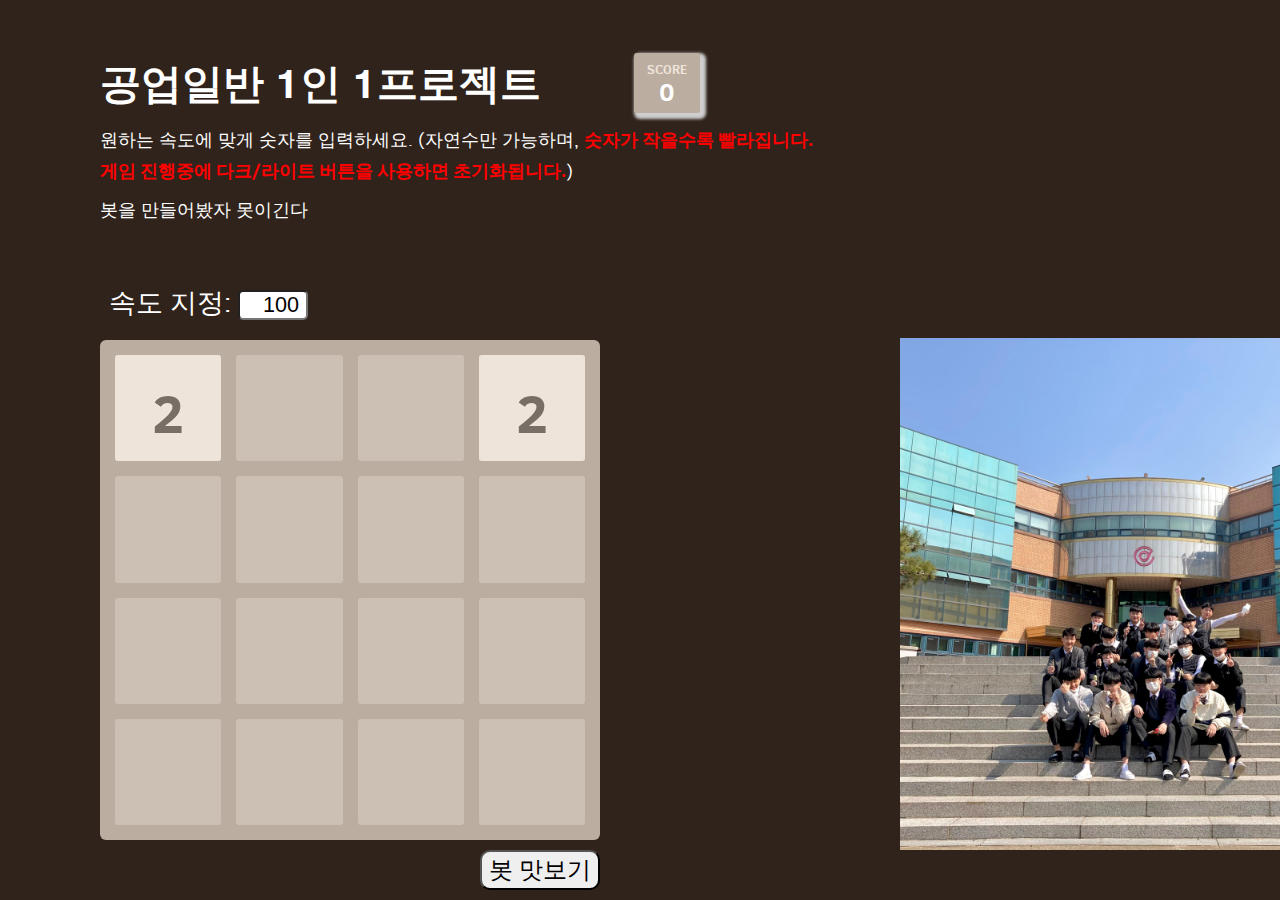
<file: index.html>
<!DOCTYPE html>
<html>

<head>
    <meta charset="utf-8">
    <title>공일 2048 봇</title>

    <link href="style/main.css" rel="stylesheet" type="text/css">
    <link href="style/ai.css" rel="stylesheet" type="text/css">
    <link rel="shortcut icon" href="favicon.ico">

    <meta name="HandheldFriendly" content="True">
    <meta name="MobileOptimized" content="320">
    <meta name="viewport" content="width=device-width, target-densitydpi=160dpi, initial-scale=1.0, maximum-scale=1, user-scalable=no">


</head>

<body>
    <div style="float: left; width: 100%; margin-top: -35px;">
        <div class="container" style="margin-left:100px ; width: 600px;">
            <div class="heading" style="height: 60px;">
                <h1 class="title" style="font-size:2.3rem; margin-top: 8px;">공업일반 1인 1프로젝트</h1>

                <div class="score-container" style="box-shadow: 3px 3px 3px 3px rgb(206, 206, 206);">0</div>
            </div>
            <p style="margin-top: 20px; width: 1000px;">원하는 속도에 맞게 숫자를 입력하세요. (자연수만 가능하며, <strong style="color: red;">숫자가 작을수록 빨라집니다. <br>게임 진행중에 다크/라이트 버튼을 사용하면 초기화됩니다.</strong>)</p>
            <p class="game-intro">봇을 만들어봤자 못이긴다</p>

            <div class='controls' style="margin-top:50px;margin-bottom:-30px ;">
                <div id='run-button-container'>
                    <span style="font-size: 1.5rem;"> 속도 지정: </span>
                    <input id="run-count" style="width: 70px; font-size: 1.2rem; text-align: right; height: 30px; border-radius: 5px; padding-right: 7px;" type="text" value="100">

                </div>

                <div id='hint-button-container'>
                    <button id='hint-button' class='ai-button'>Next move</button>
                </div>
                <div id='feedback-container'> </div>
            </div>


            <div class="game-container" style="">
                <div class="game-message">
                    <p></p>
                    <div class="lower">
                        <a class="retry-button">다시하기</a>
                        <div class="score-sharing"></div>
                    </div>
                </div>

                <div class="grid-container">
                    <div class="grid-row">
                        <div class="grid-cell"></div>
                        <div class="grid-cell"></div>
                        <div class="grid-cell"></div>
                        <div class="grid-cell"></div>

                    </div>
                    <div class="grid-row">
                        <div class="grid-cell"></div>
                        <div class="grid-cell"></div>
                        <div class="grid-cell"></div>
                        <div class="grid-cell"></div>
                    </div>
                    <div class="grid-row">
                        <div class="grid-cell"></div>
                        <div class="grid-cell"></div>
                        <div class="grid-cell"></div>
                        <div class="grid-cell"></div>
                    </div>
                    <div class="grid-row">
                        <div class="grid-cell"></div>
                        <div class="grid-cell"></div>
                        <div class="grid-cell"></div>
                        <div class="grid-cell"></div>
                    </div>
                </div>


                <div class="tile-container">
                    <div class="tile tile-2 tile-position-1-1"></div>
                    <div class="tile tile-2 tile-position-1-1"></div>
                    <div class="tile tile-2 tile-position-1-1"></div>
                    <div class="tile tile-2 tile-position-1-1"></div>
                    <div class="tile tile-2 tile-position-1-1"></div>
                    <div class="tile tile-2 tile-position-1-1"></div>
                    <div class="tile tile-2 tile-position-1-1"></div>
                    <div class="tile tile-2 tile-position-1-1"></div>
                    <div class="tile tile-2 tile-position-1-1"></div>
                    <div class="tile tile-2 tile-position-1-1"></div>
                    <div class="tile tile-2 tile-position-1-1"></div>
                    <div class="tile tile-2 tile-position-1-1"></div>
                    <div class="tile tile-2 tile-position-1-1"></div>
                    <div class="tile tile-2 tile-position-1-1"></div>
                    <div class="tile tile-2 tile-position-1-1"></div>
                    <div class="tile tile-2 tile-position-1-1"></div>

                </div>


            </div>
            <a style="color: #30231C;" href="index2.html">
                <div class="button-container-1" style="position: absolute; left: 1500px; bottom: 850px;">
                    <span class="mas" style="background-color: white; padding: 17%; position: absolute; bottom: 1px;">라이트 모드</span>
                    <button id='work' type="button" name="Hover" style="background-color: #30231C;">라이트 모드</button>
                </div>
            </a>
            <img src="img/f.jpeg" style="width: 40%; bottom: 50px; position:absolute; left: 900px;">
            <button id='run-button' class='ai-button' style="position: absolute; left: 480px; top: 850px;  border-radius: 10px; height: 40px;">봇 맛보기</button>


        </div>
    </div>

    <script src="js/animframe_polyfill.js "></script>
    <script src="js/hammer.min.js "></script>
    <script src="js/keyboard_input_manager.js "></script>
    <script src="js/html_actuator.js "></script>
    <script src="js/grid.js "></script>
    <script src="js/tile.js "></script>
    <script src="js/ai.js "></script>
    <script src="js/game_manager.js "></script>
    <script src="js/application.js "></script>

</body>

</html>
</file>
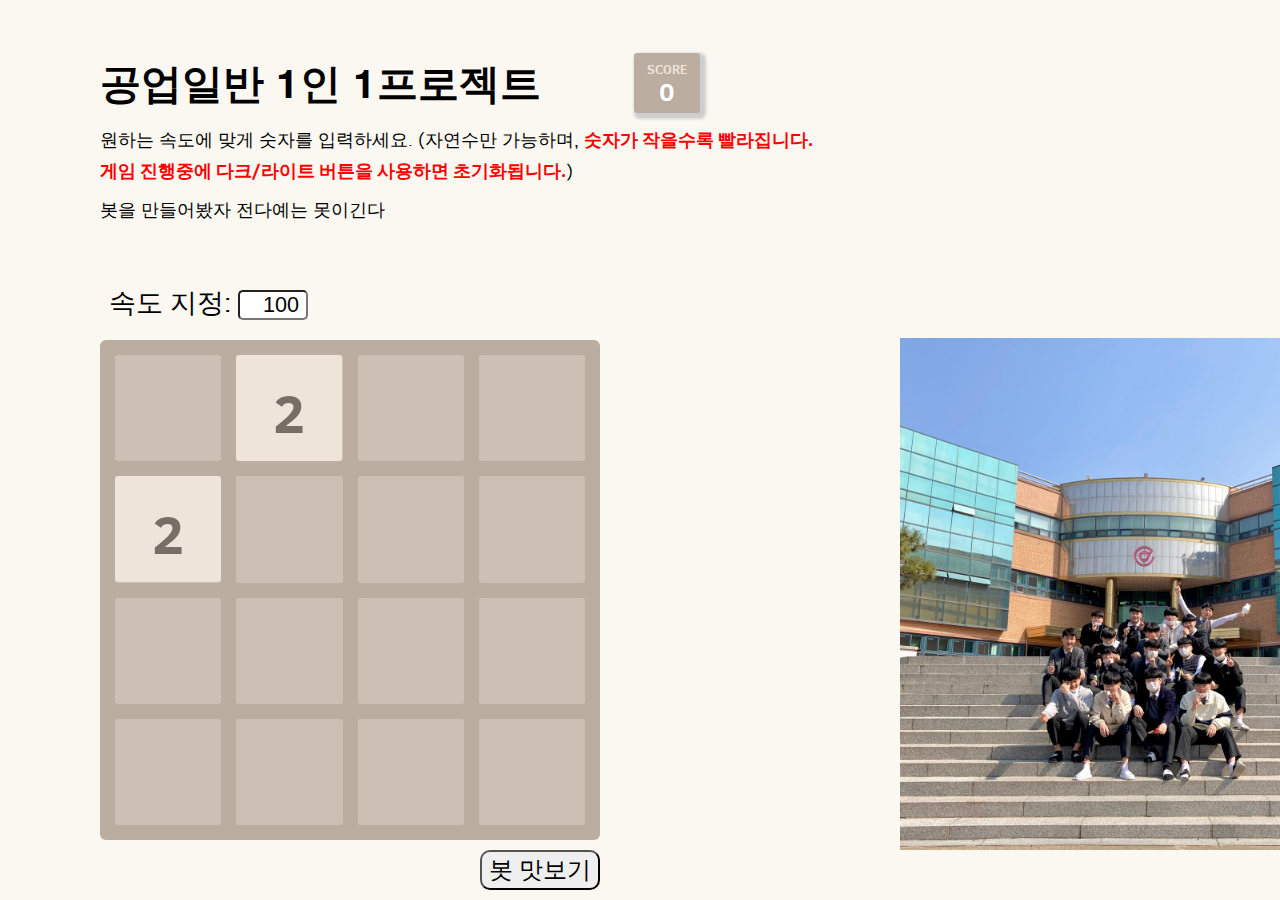
<file: index2.html>
<!DOCTYPE html>
<html>

<head>
    <meta charset="utf-8">
    <title>공일 2048 봇</title>

    <link href="style/main2.css" rel="stylesheet" type="text/css">
    <link href="style/ai.css" rel="stylesheet" type="text/css">
    <link rel="shortcut icon" href="favicon.ico">

    <meta name="HandheldFriendly" content="True">
    <meta name="MobileOptimized" content="320">
    <meta name="viewport" content="width=device-width, target-densitydpi=160dpi, initial-scale=1.0, maximum-scale=1, user-scalable=no">


</head>

<body>

    <div style="float: left; width: 100%; margin-top: -35px;">
        <div class="container" style="margin-left:100px ; width: 600px;">
            <div class="heading" style="height: 60px;">
                <h1 class="title" style="font-size:2.3rem; margin-top: 8px;">공업일반 1인 1프로젝트</h1>

                <div class="score-container" style="box-shadow: 3px 3px 3px 3px rgb(206, 206, 206);">0</div>
            </div>
            <p style="margin-top: 20px; width: 1000px;">원하는 속도에 맞게 숫자를 입력하세요. (자연수만 가능하며, <strong style="color: red;">숫자가 작을수록 빨라집니다. <br>게임 진행중에 다크/라이트 버튼을 사용하면 초기화됩니다.</strong>)</p>
            <p class="game-intro">봇을 만들어봤자 전다예는 못이긴다</p>

            <div class='controls' style="margin-top:50px;margin-bottom:-30px ;">
                <div id='run-button-container'>
                    <span style="font-size: 1.5rem;"> 속도 지정: </span>
                    <input id="run-count" style="width: 70px; font-size: 1.2rem; text-align: right; height: 30px; border-radius: 5px; padding-right: 7px;" type="text" value="100">

                </div>

                <div id='hint-button-container'>
                    <button id='hint-button' class='ai-button'>Next move</button>
                </div>
                <div id='feedback-container'> </div>
            </div>


            <div class="game-container" style="">
                <div class="game-message">
                    <p></p>
                    <div class="lower">
                        <a class="retry-button">다시하기</a>
                        <div class="score-sharing"></div>
                    </div>
                </div>

                <div class="grid-container">
                    <div class="grid-row">
                        <div class="grid-cell"></div>
                        <div class="grid-cell"></div>
                        <div class="grid-cell"></div>
                        <div class="grid-cell"></div>

                    </div>
                    <div class="grid-row">
                        <div class="grid-cell"></div>
                        <div class="grid-cell"></div>
                        <div class="grid-cell"></div>
                        <div class="grid-cell"></div>
                    </div>
                    <div class="grid-row">
                        <div class="grid-cell"></div>
                        <div class="grid-cell"></div>
                        <div class="grid-cell"></div>
                        <div class="grid-cell"></div>
                    </div>
                    <div class="grid-row">
                        <div class="grid-cell"></div>
                        <div class="grid-cell"></div>
                        <div class="grid-cell"></div>
                        <div class="grid-cell"></div>
                    </div>
                </div>


                <div class="tile-container">
                    <div class="tile tile-2 tile-position-1-1"></div>
                    <div class="tile tile-2 tile-position-1-1"></div>
                    <div class="tile tile-2 tile-position-1-1"></div>
                    <div class="tile tile-2 tile-position-1-1"></div>
                    <div class="tile tile-2 tile-position-1-1"></div>
                    <div class="tile tile-2 tile-position-1-1"></div>
                    <div class="tile tile-2 tile-position-1-1"></div>
                    <div class="tile tile-2 tile-position-1-1"></div>
                    <div class="tile tile-2 tile-position-1-1"></div>
                    <div class="tile tile-2 tile-position-1-1"></div>
                    <div class="tile tile-2 tile-position-1-1"></div>
                    <div class="tile tile-2 tile-position-1-1"></div>
                    <div class="tile tile-2 tile-position-1-1"></div>
                    <div class="tile tile-2 tile-position-1-1"></div>
                    <div class="tile tile-2 tile-position-1-1"></div>
                    <div class="tile tile-2 tile-position-1-1"></div>

                </div>


            </div>
            <a href="index.html" style="color: #FAF8F0;;">
                <div class="button-container-1" style="position: absolute; left: 1500px; bottom: 850px;">
                    <span class="mas" style="background-color: #30231C; padding: 17%; position: absolute; bottom: 1px; color :#FAF8F0;">다크 모드</span>
                    <button id='work' type="button" name="Hover" style="background-color: #FAF8F0; color: black;">다크 모드</button>
                </div>
            </a>
            <img src="img/f.jpeg" style="width: 40%; bottom: 50px; position:absolute; left: 900px;">
            <button id='run-button' class='ai-button' style="position: absolute; left: 480px; top: 850px;  border-radius: 10px; height: 40px;">봇 맛보기</button>


        </div>
    </div>

    <script src="js/animframe_polyfill.js "></script>
    <script src="js/hammer.min.js "></script>
    <script src="js/keyboard_input_manager.js "></script>
    <script src="js/html_actuator.js "></script>
    <script src="js/grid.js "></script>
    <script src="js/tile.js "></script>
    <script src="js/ai.js "></script>
    <script src="js/game_manager.js "></script>
    <script src="js/application.js "></script>

</body>

</html>
</file>
<file: style/main.css>
@import url(fonts/clear-sans.css);
html,
body {
    margin: 0;
    padding: 0;
    background: #30231C;
    color: #ffffff;
    font-family: "Clear Sans", "Helvetica Neue", Arial, sans-serif;
    font-size: 18px;
}

body {
    margin: 80px 0;
}

body {
    background-color: #FAF8F0;
}

.heading:after {
    content: "";
    display: block;
    clear: both;
}

h1.title {
    font-size: 80px;
    font-weight: bold;
    margin: 0;
    display: block;
    float: left;
}

@-webkit-keyframes move-up {
    0% {
        top: 25px;
        opacity: 1;
    }
    100% {
        top: -50px;
        opacity: 0;
    }
}

@-moz-keyframes move-up {
    0% {
        top: 25px;
        opacity: 1;
    }
    100% {
        top: -50px;
        opacity: 0;
    }
}

@keyframes move-up {
    0% {
        top: 25px;
        opacity: 1;
    }
    100% {
        top: -50px;
        opacity: 0;
    }
}

.score-container {
    position: relative;
    float: right;
    background: #bbada0;
    padding: 15px 25px;
    font-size: 25px;
    height: 60px;
    line-height: 47px;
    font-weight: bold;
    border-radius: 3px;
    color: white;
    margin-top: 8px;
}

.score-container:after {
    position: absolute;
    width: 100%;
    top: 10px;
    left: 0;
    content: "Score";
    text-transform: uppercase;
    font-size: 13px;
    line-height: 13px;
    text-align: center;
    color: #eee4da;
}

.score-container .score-addition {
    position: absolute;
    right: 30px;
    color: red;
    font-size: 25px;
    line-height: 25px;
    font-weight: bold;
    color: rgba(119, 110, 101, 0.9);
    z-index: 100;
    -webkit-animation: move-up 600ms ease-in;
    -moz-animation: move-up 600ms ease-in;
    -webkit-animation-fill-mode: both;
    -moz-animation-fill-mode: both;
}

p {
    margin-top: 0;
    margin-bottom: 10px;
    line-height: 1.65;
}

a {
    color: #776e65;
    font-weight: bold;
    text-decoration: underline;
    cursor: pointer;
}

strong.important {
    text-transform: uppercase;
}

hr {
    border: none;
    border-bottom: 1px solid #d8d4d0;
    margin-top: 20px;
    margin-bottom: 30px;
}

.container {
    width: 500px;
    margin: 0 auto;
}

@-webkit-keyframes fade-in {
    0% {
        opacity: 0;
    }
    100% {
        opacity: 1;
    }
}

@-moz-keyframes fade-in {
    0% {
        opacity: 0;
    }
    100% {
        opacity: 1;
    }
}

@keyframes fade-in {
    0% {
        opacity: 0;
    }
    100% {
        opacity: 1;
    }
}

.game-container {
    margin-top: 40px;
    position: relative;
    padding: 15px;
    cursor: default;
    -webkit-touch-callout: none;
    -webkit-user-select: none;
    -moz-user-select: none;
    background: #bbada0;
    border-radius: 6px;
    width: 500px;
    height: 500px;
    -webkit-box-sizing: border-box;
    -moz-box-sizing: border-box;
    box-sizing: border-box;
}

.game-container .game-message {
    display: none;
    position: absolute;
    top: 0;
    right: 0;
    bottom: 0;
    left: 0;
    background: rgba(238, 228, 218, 0.5);
    z-index: 100;
    text-align: center;
    -webkit-animation: fade-in 800ms ease 1200ms;
    -moz-animation: fade-in 800ms ease 1200ms;
    -webkit-animation-fill-mode: both;
    -moz-animation-fill-mode: both;
}

.game-container .game-message p {
    font-size: 60px;
    font-weight: bold;
    height: 60px;
    line-height: 60px;
    margin-top: 222px;
}

.game-container .game-message .lower {
    display: block;
    margin-top: 59px;
}

.game-container .game-message a {
    display: inline-block;
    background: #8f7a66;
    border-radius: 3px;
    padding: 0 20px;
    text-decoration: none;
    color: #f9f6f2;
    height: 40px;
    line-height: 42px;
    margin-left: 9px;
}

.game-container .game-message .score-sharing {
    display: inline-block;
    vertical-align: middle;
    margin-left: 10px;
}

.game-container .game-message.game-won {
    background: rgba(237, 194, 46, 0.5);
    color: #f9f6f2;
}

.game-container .game-message.game-won,
.game-container .game-message.game-over {
    display: block;
}

.grid-container {
    position: absolute;
    z-index: 1;
}

.grid-row {
    margin-bottom: 15px;
}

.grid-row:last-child {
    margin-bottom: 0;
}

.grid-row:after {
    content: "";
    display: block;
    clear: both;
}

.grid-cell {
    width: 106.25px;
    height: 106.25px;
    margin-right: 15px;
    float: left;
    border-radius: 3px;
    background: rgba(238, 228, 218, 0.35);
}

.grid-cell:last-child {
    margin-right: 0;
}

.tile-container {
    position: absolute;
    z-index: 2;
}

.tile {
    width: 106.25px;
    height: 106.25px;
    line-height: 116.25px;
}

.tile.tile-position-1-1 {
    position: absolute;
    left: 0px;
    top: 0px;
}

.tile.tile-position-1-2 {
    position: absolute;
    left: 0px;
    top: 121px;
}

.tile.tile-position-1-3 {
    position: absolute;
    left: 0px;
    top: 243px;
}

.tile.tile-position-1-4 {
    position: absolute;
    left: 0px;
    top: 364px;
}

.tile.tile-position-2-1 {
    position: absolute;
    left: 121px;
    top: 0px;
}

.tile.tile-position-2-2 {
    position: absolute;
    left: 121px;
    top: 121px;
}

.tile.tile-position-2-3 {
    position: absolute;
    left: 121px;
    top: 243px;
}

.tile.tile-position-2-4 {
    position: absolute;
    left: 121px;
    top: 364px;
}

.tile.tile-position-3-1 {
    position: absolute;
    left: 243px;
    top: 0px;
}

.tile.tile-position-3-2 {
    position: absolute;
    left: 243px;
    top: 121px;
}

.tile.tile-position-3-3 {
    position: absolute;
    left: 243px;
    top: 243px;
}

.tile.tile-position-3-4 {
    position: absolute;
    left: 243px;
    top: 364px;
}

.tile.tile-position-4-1 {
    position: absolute;
    left: 364px;
    top: 0px;
}

.tile.tile-position-4-2 {
    position: absolute;
    left: 364px;
    top: 121px;
}

.tile.tile-position-4-3 {
    position: absolute;
    left: 364px;
    top: 243px;
}

.tile.tile-position-4-4 {
    position: absolute;
    left: 364px;
    top: 364px;
}

.tile {
    border-radius: 3px;
    background: #eee4da;
    text-align: center;
    font-weight: bold;
    z-index: 10;
    font-size: 55px;
    -webkit-transition: 100ms ease-in-out;
    -moz-transition: 100ms ease-in-out;
    -webkit-transition-property: top, left;
    -moz-transition-property: top, left;
}

.tile.tile-2 {
    background: #eee4da;
    color: #776e65 !important;
    box-shadow: 0 0 30px 10px rgba(243, 215, 116, 0), inset 0 0 0 1px rgba(255, 255, 255, 0);
}

.tile.tile-4 {
    background: #ede0c8;
    color: #776e65 !important;
    box-shadow: 0 0 30px 10px rgba(243, 215, 116, 0), inset 0 0 0 1px rgba(255, 255, 255, 0);
}

.tile.tile-8 {
    color: #f9f6f2;
    background: #f2b179;
}

.tile.tile-16 {
    color: #f9f6f2;
    background: #f59563;
}

.tile.tile-32 {
    color: #f9f6f2;
    background: #f67c5f;
}

.tile.tile-64 {
    color: #f9f6f2;
    background: #f65e3b;
}

.tile.tile-128 {
    color: #f9f6f2;
    background: #edcf72;
    box-shadow: 0 0 30px 10px rgba(243, 215, 116, 0.2381), inset 0 0 0 1px rgba(255, 255, 255, 0.14286);
    font-size: 45px;
}

@media screen and (max-width: 480px) {
    .tile.tile-128 {
        font-size: 25px;
    }
}

.tile.tile-256 {
    color: #f9f6f2;
    background: #edcc61;
    box-shadow: 0 0 30px 10px rgba(243, 215, 116, 0.31746), inset 0 0 0 1px rgba(255, 255, 255, 0.19048);
    font-size: 45px;
}

@media screen and (max-width: 480px) {
    .tile.tile-256 {
        font-size: 25px;
    }
}

.tile.tile-512 {
    color: #f9f6f2;
    background: #edc850;
    box-shadow: 0 0 30px 10px rgba(243, 215, 116, 0.39683), inset 0 0 0 1px rgba(255, 255, 255, 0.2381);
    font-size: 45px;
}

@media screen and (max-width: 480px) {
    .tile.tile-512 {
        font-size: 25px;
    }
}

.tile.tile-1024 {
    color: #f9f6f2;
    background: #edc53f;
    box-shadow: 0 0 30px 10px rgba(243, 215, 116, 0.47619), inset 0 0 0 1px rgba(255, 255, 255, 0.28571);
    font-size: 35px;
}

@media screen and (max-width: 480px) {
    .tile.tile-1024 {
        font-size: 15px;
    }
}

.tile.tile-2048 {
    color: #f9f6f2;
    background: #edc22e;
    box-shadow: 0 0 30px 10px rgba(243, 215, 116, 0.55556), inset 0 0 0 1px rgba(255, 255, 255, 0.33333);
    font-size: 35px;
}

@media screen and (max-width: 480px) {
    .tile.tile-2048 {
        font-size: 15px;
    }
}

.tile.tile-8192 {
    color: #f9f6f2;
    background: black;
    box-shadow: 0 0 30px 10px rgba(243, 215, 116, 0.55556), inset 0 0 0 1px rgba(255, 255, 255, 0.33333);
    font-size: 35px;
}

@media screen and (max-width: 480px) {
    .tile.tile-2048 {
        font-size: 15px;
    }
}

@-webkit-keyframes appear {
    0% {
        opacity: 0;
        -webkit-transform: scale(0);
        -moz-transform: scale(0);
    }
    100% {
        opacity: 1;
        -webkit-transform: scale(1);
        -moz-transform: scale(1);
    }
}

@-moz-keyframes appear {
    0% {
        opacity: 0;
        -webkit-transform: scale(0);
        -moz-transform: scale(0);
    }
    100% {
        opacity: 1;
        -webkit-transform: scale(1);
        -moz-transform: scale(1);
    }
}

@keyframes appear {
    0% {
        opacity: 0;
        -webkit-transform: scale(0);
        -moz-transform: scale(0);
    }
    100% {
        opacity: 1;
        -webkit-transform: scale(1);
        -moz-transform: scale(1);
    }
}

.tile-new {
    -webkit-animation: appear 200ms ease 100ms;
    -moz-animation: appear 200ms ease 100ms;
    -webkit-animation-fill-mode: both;
    -moz-animation-fill-mode: both;
}

@-webkit-keyframes pop {
    0% {
        -webkit-transform: scale(0);
        -moz-transform: scale(0);
    }
    50% {
        -webkit-transform: scale(1.2);
        -moz-transform: scale(1.2);
    }
    100% {
        -webkit-transform: scale(1);
        -moz-transform: scale(1);
    }
}

@-moz-keyframes pop {
    0% {
        -webkit-transform: scale(0);
        -moz-transform: scale(0);
    }
    50% {
        -webkit-transform: scale(1.2);
        -moz-transform: scale(1.2);
    }
    100% {
        -webkit-transform: scale(1);
        -moz-transform: scale(1);
    }
}

@keyframes pop {
    0% {
        -webkit-transform: scale(0);
        -moz-transform: scale(0);
    }
    50% {
        -webkit-transform: scale(1.2);
        -moz-transform: scale(1.2);
    }
    100% {
        -webkit-transform: scale(1);
        -moz-transform: scale(1);
    }
}

.tile-merged {
    z-index: 20;
    -webkit-animation: pop 200ms ease 100ms;
    -moz-animation: pop 200ms ease 100ms;
    -webkit-animation-fill-mode: both;
    -moz-animation-fill-mode: both;
}

.game-intro {
    margin-bottom: 0;
}

.game-explanation {
    margin-top: 50px;
}

.sharing {
    margin-top: 20px;
    text-align: center;
}

.sharing>iframe,
.sharing span {
    display: inline-block;
    vertical-align: middle;
}

@media screen and (max-width: 480px) {
    html,
    body {
        font-size: 15px;
    }
    body {
        margin: 20px 0;
        padding: 0 20px;
    }
    h1.title {
        font-size: 50px;
    }
    .container {
        width: 280px;
        margin: 0 auto;
    }
    .score-container {
        margin-top: 0;
    }
    .heading {
        margin-bottom: 10px;
    }
    .game-container {
        margin-top: 40px;
        position: relative;
        padding: 10px;
        cursor: default;
        -webkit-touch-callout: none;
        -webkit-user-select: none;
        -moz-user-select: none;
        background: #bbada0;
        border-radius: 6px;
        width: 280px;
        height: 280px;
        -webkit-box-sizing: border-box;
        -moz-box-sizing: border-box;
        box-sizing: border-box;
    }
    .game-container .game-message {
        display: none;
        position: absolute;
        top: 0;
        right: 0;
        bottom: 0;
        left: 0;
        background: rgba(238, 228, 218, 0.5);
        z-index: 100;
        text-align: center;
        -webkit-animation: fade-in 800ms ease 1200ms;
        -moz-animation: fade-in 800ms ease 1200ms;
        -webkit-animation-fill-mode: both;
        -moz-animation-fill-mode: both;
    }
    .game-container .game-message p {
        font-size: 60px;
        font-weight: bold;
        height: 60px;
        line-height: 60px;
        margin-top: 222px;
    }
    .game-container .game-message .lower {
        display: block;
        margin-top: 59px;
    }
    .game-container .game-message a {
        display: inline-block;
        background: #8f7a66;
        border-radius: 3px;
        padding: 0 20px;
        text-decoration: none;
        color: #f9f6f2;
        height: 40px;
        line-height: 42px;
        margin-left: 9px;
    }
    .game-container .game-message .score-sharing {
        display: inline-block;
        vertical-align: middle;
        margin-left: 10px;
    }
    .game-container .game-message.game-won {
        background: rgba(237, 194, 46, 0.5);
        color: #f9f6f2;
    }
    .game-container .game-message.game-won,
    .game-container .game-message.game-over {
        display: block;
    }
    .grid-container {
        position: absolute;
        z-index: 1;
    }
    .grid-row {
        margin-bottom: 10px;
    }
    .grid-row:last-child {
        margin-bottom: 0;
    }
    .grid-row:after {
        content: "";
        display: block;
        clear: both;
    }
    .grid-cell {
        width: 57.5px;
        height: 57.5px;
        margin-right: 10px;
        float: left;
        border-radius: 3px;
        background: rgba(238, 228, 218, 0.35);
    }
    .grid-cell:last-child {
        margin-right: 0;
    }
    .tile-container {
        position: absolute;
        z-index: 2;
    }
    .tile {
        width: 57.5px;
        height: 57.5px;
        line-height: 67.5px;
    }
    .tile.tile-position-1-1 {
        position: absolute;
        left: 0px;
        top: 0px;
    }
    .tile.tile-position-1-2 {
        position: absolute;
        left: 0px;
        top: 68px;
    }
    .tile.tile-position-1-3 {
        position: absolute;
        left: 0px;
        top: 135px;
    }
    .tile.tile-position-1-4 {
        position: absolute;
        left: 0px;
        top: 203px;
    }
    .tile.tile-position-1-5 {
        position: absolute;
        left: 0px;
        top: 203px;
    }
    .tile.tile-position-2-1 {
        position: absolute;
        left: 68px;
        top: 0px;
    }
    .tile.tile-position-2-2 {
        position: absolute;
        left: 68px;
        top: 68px;
    }
    .tile.tile-position-2-3 {
        position: absolute;
        left: 68px;
        top: 135px;
    }
    .tile.tile-position-2-4 {
        position: absolute;
        left: 68px;
        top: 203px;
    }
    .tile.tile-position-2-5 {
        position: absolute;
        left: 68px;
        top: 203px;
    }
    .tile.tile-position-3-1 {
        position: absolute;
        left: 135px;
        top: 0px;
    }
    .tile.tile-position-3-2 {
        position: absolute;
        left: 135px;
        top: 68px;
    }
    .tile.tile-position-3-3 {
        position: absolute;
        left: 135px;
        top: 135px;
    }
    .tile.tile-position-3-4 {
        position: absolute;
        left: 135px;
        top: 203px;
    }
    .tile.tile-position-3-5 {
        position: absolute;
        left: 135px;
        top: 203px;
    }
    .tile.tile-position-4-1 {
        position: absolute;
        left: 203px;
        top: 0px;
    }
    .tile.tile-position-4-2 {
        position: absolute;
        left: 203px;
        top: 68px;
    }
    .tile.tile-position-4-3 {
        position: absolute;
        left: 203px;
        top: 135px;
    }
    .tile.tile-position-4-4 {
        position: absolute;
        left: 203px;
        top: 203px;
    }
    .tile.tile-position-4-5 {
        position: absolute;
        left: 203px;
        top: 203px;
    }
    .tile.tile-position-5-1 {
        position: absolute;
        left: 203px;
        top: 0px;
    }
    .tile.tile-position-5-2 {
        position: absolute;
        left: 203px;
        top: 68px;
    }
    .tile.tile-position-5-3 {
        position: absolute;
        left: 203px;
        top: 135px;
    }
    .tile.tile-position-5-4 {
        position: absolute;
        left: 203px;
        top: 203px;
    }
    .tile.tile-position-5-5 {
        position: absolute;
        left: 203px;
        top: 203px;
    }
    .game-container {
        margin-top: 20px;
    }
    .tile {
        font-size: 35px;
    }
    .game-message p {
        font-size: 30px !important;
        height: 30px !important;
        line-height: 30px !important;
        margin-top: 90px !important;
    }
    .game-message .lower {
        margin-top: 30px !important;
    }
}

.btc-donate {
    position: relative;
    margin-left: 20px;
    display: inline-block;
    background: #8f7a66;
    border-radius: 3px;
    padding: 0 20px;
    text-decoration: none;
    color: #f9f6f2;
    height: 40px;
    line-height: 42px;
    cursor: pointer;
}

.btc-donate img {
    vertical-align: -4px;
    margin-right: 8px;
}

.btc-donate a {
    color: #f9f6f2;
    text-decoration: none;
    font-weight: normal;
}

.btc-donate .address {
    cursor: auto;
    position: absolute;
    width: 340px;
    right: 50%;
    margin-right: -170px;
    padding-bottom: 7px;
    top: -30px;
    opacity: 0;
    pointer-events: none;
    -webkit-transition: 400ms ease;
    -moz-transition: 400ms ease;
    -webkit-transition-property: top, opacity;
    -moz-transition-property: top, opacity;
}

.btc-donate .address:after {
    position: absolute;
    border-top: 10px solid #bbada0;
    border-right: 7px solid transparent;
    border-left: 7px solid transparent;
    content: "";
    bottom: 0px;
    left: 50%;
    margin-left: -7px;
}

.btc-donate .address code {
    background-color: #bbada0;
    padding: 10px 15px;
    width: 100%;
    border-radius: 3px;
    line-height: 1;
    font-weight: normal;
    font-size: 15px;
    font-family: Consolas, "Liberation Mono", Courier, monospace;
    text-align: center;
}

.btc-donate:hover .address,
.btc-donate .address:hover .address {
    opacity: 1;
    top: -45px;
    pointer-events: auto;
}

@import url('https://fonts.googleapis.com/css?family=Lato:100,300,400');
@import url('https://fonts.googleapis.com/css?family=Roboto:100');
* {
    margin: 0;
    padding: 0;
    box-sizing: border-box;
}

.header {
    text-align: center;
    font-family: 'Roboto', sans-serif;
    font-size: 34px;
    margin-top: 12vh;
}

.footer {
    text-align: center;
    font-family: 'Lato', sans-serif;
    font-weight: 300;
    font-size: 20px;
    margin-top: 15vh;
}

.button-container-1 {
    position: relative;
    width: 100px;
    height: 50px;
    margin-left: auto;
    margin-right: auto;
    margin-top: 6vh;
    overflow: hidden;
    border: 1px solid;
    font-family: 'Lato', sans-serif;
    font-weight: 300;
    font-size: 20px;
    transition: 0.5s;
    letter-spacing: 1px;
    border-radius: 8px;
}

.button-container-1 button {
    width: 101%;
    height: 100%;
    font-family: 'Lato', sans-serif;
    font-weight: 300;
    font-size: 11px;
    letter-spacing: 1px;
    font-weight: bold;
    background: #000;
    -webkit-mask: url("https://raw.githubusercontent.com/robin-dela/css-mask-animation/master/img/nature-sprite.png");
    mask: url("https://raw.githubusercontent.com/robin-dela/css-mask-animation/master/img/nature-sprite.png");
    -webkit-mask-size: 2300% 100%;
    mask-size: 2300% 100%;
    border: none;
    color: #fff;
    cursor: pointer;
    -webkit-animation: ani2 0.7s steps(22) forwards;
    animation: ani2 0.7s steps(22) forwards;
}

.button-container-1 button:hover {
    -webkit-animation: ani 0.7s steps(22) forwards;
    animation: ani 0.7s steps(22) forwards;
}

.button-container-2 {
    position: relative;
    width: 100px;
    height: 50px;
    margin-left: auto;
    margin-right: auto;
    margin-top: 7vh;
    overflow: hidden;
    border: 1px solid #000;
    font-family: 'Lato', sans-serif;
    font-weight: 300;
    transition: 0.5s;
    letter-spacing: 1px;
    border-radius: 8px;
}

.button-container-2 button {
    width: 101%;
    height: 100%;
    font-family: 'Lato', sans-serif;
    font-weight: 300;
    font-size: 11px;
    letter-spacing: 1px;
    font-weight: bold;
    background: #000;
    -webkit-mask: url("https://raw.githubusercontent.com/robin-dela/css-mask-animation/master/img/urban-sprite.png");
    mask: url("https://raw.githubusercontent.com/robin-dela/css-mask-animation/master/img/urban-sprite.png");
    -webkit-mask-size: 3000% 100%;
    mask-size: 3000% 100%;
    border: none;
    color: #fff;
    cursor: pointer;
    -webkit-animation: ani2 0.7s steps(29) forwards;
    animation: ani2 0.7s steps(29) forwards;
}

.button-container-2 button:hover {
    -webkit-animation: ani 0.7s steps(29) forwards;
    animation: ani 0.7s steps(29) forwards;
}

.mas {
    position: absolute;
    color: #000;
    text-align: center;
    width: 101%;
    font-family: 'Lato', sans-serif;
    font-weight: 300;
    position: absolute;
    font-size: 11px;
    margin-top: 17px;
    overflow: hidden;
    font-weight: bold;
}

@-webkit-keyframes ani {
    from {
        -webkit-mask-position: 0 0;
        mask-position: 0 0;
    }
    to {
        -webkit-mask-position: 100% 0;
        mask-position: 100% 0;
    }
}

@keyframes ani {
    from {
        -webkit-mask-position: 0 0;
        mask-position: 0 0;
    }
    to {
        -webkit-mask-position: 100% 0;
        mask-position: 100% 0;
    }
}

@-webkit-keyframes ani2 {
    from {
        -webkit-mask-position: 100% 0;
        mask-position: 100% 0;
    }
    to {
        -webkit-mask-position: 0 0;
        mask-position: 0 0;
    }
}

@keyframes ani2 {
    from {
        -webkit-mask-position: 100% 0;
        mask-position: 100% 0;
    }
    to {
        -webkit-mask-position: 0 0;
        mask-position: 0 0;
    }
}

a {
    color: #00ff95;
}

.button-container-3 {
    position: relative;
    width: 100px;
    height: 50px;
    margin-left: auto;
    margin-right: auto;
    margin-top: 8vh;
    overflow: hidden;
    border: 1px solid #000;
    font-family: 'Lato', sans-serif;
    font-weight: 300;
    transition: 0.5s;
    letter-spacing: 1px;
    border-radius: 8px;
}

.button-container-3 button {
    width: 101%;
    height: 100%;
    font-family: 'Lato', sans-serif;
    font-weight: 300;
    font-size: 11px;
    letter-spacing: 1px;
    font-weight: bold;
    background: #000;
    -webkit-mask: url("https://raw.githubusercontent.com/pizza3/asset/master/natureSmaller.png");
    mask: url("https://raw.githubusercontent.com/pizza3/asset/master/natureSmaller.png");
    -webkit-mask-size: 7100% 100%;
    mask-size: 7100% 100%;
    border: none;
    color: #fff;
    cursor: pointer;
    -webkit-animation: ani2 0.7s steps(70) forwards;
    animation: ani2 0.7s steps(70) forwards;
}

.button-container-3 button:hover {
    -webkit-animation: ani 0.7s steps(70) forwards;
    animation: ani 0.7s steps(70) forwards;
}
</file>
<file: style/ai.css>
.controls {
  margin-top: 1em;
  padding: 0.5em;
  overflow: auto;
}

.ai-button, #feedback-container {
  font-size: x-large;
}

#runs-container {
	float: left;

}

#run-count {
	width: 50px;
}

#run-button-container {
  float: left;
}

#run-button , #hint-button {
	width: 120px;
}

#hint-button-container, #feedback-container {
  float: left;
  display: none;
}
#hint-button-container {
  clear: both;
}

#feedback-container {
  margin-left: 1em;
  font-weight: bold;
}
</file>
<file: style/main2.css>
@import url(fonts/clear-sans.css);
html,
body {
    margin: 0;
    padding: 0;
    background: #FAF8F0;
    color: black;
    font-family: "Clear Sans", "Helvetica Neue", Arial, sans-serif;
    font-size: 18px;
}

body {
    margin: 80px 0;
}

.heading:after {
    content: "";
    display: block;
    clear: both;
}

h1.title {
    font-size: 80px;
    font-weight: bold;
    margin: 0;
    display: block;
    float: left;
}

@-webkit-keyframes move-up {
    0% {
        top: 25px;
        opacity: 1;
    }
    100% {
        top: -50px;
        opacity: 0;
    }
}

@-moz-keyframes move-up {
    0% {
        top: 25px;
        opacity: 1;
    }
    100% {
        top: -50px;
        opacity: 0;
    }
}

@keyframes move-up {
    0% {
        top: 25px;
        opacity: 1;
    }
    100% {
        top: -50px;
        opacity: 0;
    }
}

.score-container {
    position: relative;
    float: right;
    background: #bbada0;
    padding: 15px 25px;
    font-size: 25px;
    height: 60px;
    line-height: 47px;
    font-weight: bold;
    border-radius: 3px;
    color: white;
    margin-top: 8px;
}

.score-container:after {
    position: absolute;
    width: 100%;
    top: 10px;
    left: 0;
    content: "Score";
    text-transform: uppercase;
    font-size: 13px;
    line-height: 13px;
    text-align: center;
    color: #eee4da;
}

.score-container .score-addition {
    position: absolute;
    right: 30px;
    color: red;
    font-size: 25px;
    line-height: 25px;
    font-weight: bold;
    color: rgba(119, 110, 101, 0.9);
    z-index: 100;
    -webkit-animation: move-up 600ms ease-in;
    -moz-animation: move-up 600ms ease-in;
    -webkit-animation-fill-mode: both;
    -moz-animation-fill-mode: both;
}

p {
    margin-top: 0;
    margin-bottom: 10px;
    line-height: 1.65;
}

a {
    color: #776e65;
    font-weight: bold;
    text-decoration: underline;
    cursor: pointer;
}

strong.important {
    text-transform: uppercase;
}

hr {
    border: none;
    border-bottom: 1px solid #d8d4d0;
    margin-top: 20px;
    margin-bottom: 30px;
}

.container {
    width: 500px;
    margin: 0 auto;
}

@-webkit-keyframes fade-in {
    0% {
        opacity: 0;
    }
    100% {
        opacity: 1;
    }
}

@-moz-keyframes fade-in {
    0% {
        opacity: 0;
    }
    100% {
        opacity: 1;
    }
}

@keyframes fade-in {
    0% {
        opacity: 0;
    }
    100% {
        opacity: 1;
    }
}

.game-container {
    margin-top: 40px;
    position: relative;
    padding: 15px;
    cursor: default;
    -webkit-touch-callout: none;
    -webkit-user-select: none;
    -moz-user-select: none;
    background: #bbada0;
    border-radius: 6px;
    width: 500px;
    height: 500px;
    -webkit-box-sizing: border-box;
    -moz-box-sizing: border-box;
    box-sizing: border-box;
}

.game-container .game-message {
    display: none;
    position: absolute;
    top: 0;
    right: 0;
    bottom: 0;
    left: 0;
    background: rgba(238, 228, 218, 0.5);
    z-index: 100;
    text-align: center;
    -webkit-animation: fade-in 800ms ease 1200ms;
    -moz-animation: fade-in 800ms ease 1200ms;
    -webkit-animation-fill-mode: both;
    -moz-animation-fill-mode: both;
}

.game-container .game-message p {
    font-size: 60px;
    font-weight: bold;
    height: 60px;
    line-height: 60px;
    margin-top: 222px;
}

.game-container .game-message .lower {
    display: block;
    margin-top: 59px;
}

.game-container .game-message a {
    display: inline-block;
    background: #8f7a66;
    border-radius: 3px;
    padding: 0 20px;
    text-decoration: none;
    color: #f9f6f2;
    height: 40px;
    line-height: 42px;
    margin-left: 9px;
}

.game-container .game-message .score-sharing {
    display: inline-block;
    vertical-align: middle;
    margin-left: 10px;
}

.game-container .game-message.game-won {
    background: rgba(237, 194, 46, 0.5);
    color: #f9f6f2;
}

.game-container .game-message.game-won,
.game-container .game-message.game-over {
    display: block;
}

.grid-container {
    position: absolute;
    z-index: 1;
}

.grid-row {
    margin-bottom: 15px;
}

.grid-row:last-child {
    margin-bottom: 0;
}

.grid-row:after {
    content: "";
    display: block;
    clear: both;
}

.grid-cell {
    width: 106.25px;
    height: 106.25px;
    margin-right: 15px;
    float: left;
    border-radius: 3px;
    background: rgba(238, 228, 218, 0.35);
}

.grid-cell:last-child {
    margin-right: 0;
}

.tile-container {
    position: absolute;
    z-index: 2;
}

.tile {
    width: 106.25px;
    height: 106.25px;
    line-height: 116.25px;
}

.tile.tile-position-1-1 {
    position: absolute;
    left: 0px;
    top: 0px;
}

.tile.tile-position-1-2 {
    position: absolute;
    left: 0px;
    top: 121px;
}

.tile.tile-position-1-3 {
    position: absolute;
    left: 0px;
    top: 243px;
}

.tile.tile-position-1-4 {
    position: absolute;
    left: 0px;
    top: 364px;
}

.tile.tile-position-2-1 {
    position: absolute;
    left: 121px;
    top: 0px;
}

.tile.tile-position-2-2 {
    position: absolute;
    left: 121px;
    top: 121px;
}

.tile.tile-position-2-3 {
    position: absolute;
    left: 121px;
    top: 243px;
}

.tile.tile-position-2-4 {
    position: absolute;
    left: 121px;
    top: 364px;
}

.tile.tile-position-3-1 {
    position: absolute;
    left: 243px;
    top: 0px;
}

.tile.tile-position-3-2 {
    position: absolute;
    left: 243px;
    top: 121px;
}

.tile.tile-position-3-3 {
    position: absolute;
    left: 243px;
    top: 243px;
}

.tile.tile-position-3-4 {
    position: absolute;
    left: 243px;
    top: 364px;
}

.tile.tile-position-4-1 {
    position: absolute;
    left: 364px;
    top: 0px;
}

.tile.tile-position-4-2 {
    position: absolute;
    left: 364px;
    top: 121px;
}

.tile.tile-position-4-3 {
    position: absolute;
    left: 364px;
    top: 243px;
}

.tile.tile-position-4-4 {
    position: absolute;
    left: 364px;
    top: 364px;
}

.tile {
    border-radius: 3px;
    background: #eee4da;
    text-align: center;
    font-weight: bold;
    z-index: 10;
    font-size: 55px;
    -webkit-transition: 100ms ease-in-out;
    -moz-transition: 100ms ease-in-out;
    -webkit-transition-property: top, left;
    -moz-transition-property: top, left;
}

.tile.tile-2 {
    background: #eee4da;
    color: #776e65 !important;
    box-shadow: 0 0 30px 10px rgba(243, 215, 116, 0), inset 0 0 0 1px rgba(255, 255, 255, 0);
}

.tile.tile-4 {
    background: #ede0c8;
    color: #776e65 !important;
    box-shadow: 0 0 30px 10px rgba(243, 215, 116, 0), inset 0 0 0 1px rgba(255, 255, 255, 0);
}

.tile.tile-8 {
    color: #f9f6f2;
    background: #f2b179;
}

.tile.tile-16 {
    color: #f9f6f2;
    background: #f59563;
}

.tile.tile-32 {
    color: #f9f6f2;
    background: #f67c5f;
}

.tile.tile-64 {
    color: #f9f6f2;
    background: #f65e3b;
}

.tile.tile-128 {
    color: #f9f6f2;
    background: #edcf72;
    box-shadow: 0 0 30px 10px rgba(243, 215, 116, 0.2381), inset 0 0 0 1px rgba(255, 255, 255, 0.14286);
    font-size: 45px;
}

@media screen and (max-width: 480px) {
    .tile.tile-128 {
        font-size: 25px;
    }
}

.tile.tile-256 {
    color: #f9f6f2;
    background: #edcc61;
    box-shadow: 0 0 30px 10px rgba(243, 215, 116, 0.31746), inset 0 0 0 1px rgba(255, 255, 255, 0.19048);
    font-size: 45px;
}

@media screen and (max-width: 480px) {
    .tile.tile-256 {
        font-size: 25px;
    }
}

.tile.tile-512 {
    color: #f9f6f2;
    background: #edc850;
    box-shadow: 0 0 30px 10px rgba(243, 215, 116, 0.39683), inset 0 0 0 1px rgba(255, 255, 255, 0.2381);
    font-size: 45px;
}

@media screen and (max-width: 480px) {
    .tile.tile-512 {
        font-size: 25px;
    }
}

.tile.tile-1024 {
    color: #f9f6f2;
    background: #edc53f;
    box-shadow: 0 0 30px 10px rgba(243, 215, 116, 0.47619), inset 0 0 0 1px rgba(255, 255, 255, 0.28571);
    font-size: 35px;
}

@media screen and (max-width: 480px) {
    .tile.tile-1024 {
        font-size: 15px;
    }
}

.tile.tile-2048 {
    color: #f9f6f2;
    background: #edc22e;
    box-shadow: 0 0 30px 10px rgba(243, 215, 116, 0.55556), inset 0 0 0 1px rgba(255, 255, 255, 0.33333);
    font-size: 35px;
}

@media screen and (max-width: 480px) {
    .tile.tile-2048 {
        font-size: 15px;
    }
}

.tile.tile-8192 {
    color: #f9f6f2;
    background: black;
    box-shadow: 0 0 30px 10px rgba(243, 215, 116, 0.55556), inset 0 0 0 1px rgba(255, 255, 255, 0.33333);
    font-size: 35px;
}

@media screen and (max-width: 480px) {
    .tile.tile-2048 {
        font-size: 15px;
    }
}

@-webkit-keyframes appear {
    0% {
        opacity: 0;
        -webkit-transform: scale(0);
        -moz-transform: scale(0);
    }
    100% {
        opacity: 1;
        -webkit-transform: scale(1);
        -moz-transform: scale(1);
    }
}

@-moz-keyframes appear {
    0% {
        opacity: 0;
        -webkit-transform: scale(0);
        -moz-transform: scale(0);
    }
    100% {
        opacity: 1;
        -webkit-transform: scale(1);
        -moz-transform: scale(1);
    }
}

@keyframes appear {
    0% {
        opacity: 0;
        -webkit-transform: scale(0);
        -moz-transform: scale(0);
    }
    100% {
        opacity: 1;
        -webkit-transform: scale(1);
        -moz-transform: scale(1);
    }
}

.tile-new {
    -webkit-animation: appear 200ms ease 100ms;
    -moz-animation: appear 200ms ease 100ms;
    -webkit-animation-fill-mode: both;
    -moz-animation-fill-mode: both;
}

@-webkit-keyframes pop {
    0% {
        -webkit-transform: scale(0);
        -moz-transform: scale(0);
    }
    50% {
        -webkit-transform: scale(1.2);
        -moz-transform: scale(1.2);
    }
    100% {
        -webkit-transform: scale(1);
        -moz-transform: scale(1);
    }
}

@-moz-keyframes pop {
    0% {
        -webkit-transform: scale(0);
        -moz-transform: scale(0);
    }
    50% {
        -webkit-transform: scale(1.2);
        -moz-transform: scale(1.2);
    }
    100% {
        -webkit-transform: scale(1);
        -moz-transform: scale(1);
    }
}

@keyframes pop {
    0% {
        -webkit-transform: scale(0);
        -moz-transform: scale(0);
    }
    50% {
        -webkit-transform: scale(1.2);
        -moz-transform: scale(1.2);
    }
    100% {
        -webkit-transform: scale(1);
        -moz-transform: scale(1);
    }
}

.tile-merged {
    z-index: 20;
    -webkit-animation: pop 200ms ease 100ms;
    -moz-animation: pop 200ms ease 100ms;
    -webkit-animation-fill-mode: both;
    -moz-animation-fill-mode: both;
}

.game-intro {
    margin-bottom: 0;
}

.game-explanation {
    margin-top: 50px;
}

.sharing {
    margin-top: 20px;
    text-align: center;
}

.sharing>iframe,
.sharing span {
    display: inline-block;
    vertical-align: middle;
}

@media screen and (max-width: 480px) {
    html,
    body {
        font-size: 15px;
    }
    body {
        margin: 20px 0;
        padding: 0 20px;
    }
    h1.title {
        font-size: 50px;
    }
    .container {
        width: 280px;
        margin: 0 auto;
    }
    .score-container {
        margin-top: 0;
    }
    .heading {
        margin-bottom: 10px;
    }
    .game-container {
        margin-top: 40px;
        position: relative;
        padding: 10px;
        cursor: default;
        -webkit-touch-callout: none;
        -webkit-user-select: none;
        -moz-user-select: none;
        background: #bbada0;
        border-radius: 6px;
        width: 280px;
        height: 280px;
        -webkit-box-sizing: border-box;
        -moz-box-sizing: border-box;
        box-sizing: border-box;
    }
    .game-container .game-message {
        display: none;
        position: absolute;
        top: 0;
        right: 0;
        bottom: 0;
        left: 0;
        background: rgba(238, 228, 218, 0.5);
        z-index: 100;
        text-align: center;
        -webkit-animation: fade-in 800ms ease 1200ms;
        -moz-animation: fade-in 800ms ease 1200ms;
        -webkit-animation-fill-mode: both;
        -moz-animation-fill-mode: both;
    }
    .game-container .game-message p {
        font-size: 60px;
        font-weight: bold;
        height: 60px;
        line-height: 60px;
        margin-top: 222px;
    }
    .game-container .game-message .lower {
        display: block;
        margin-top: 59px;
    }
    .game-container .game-message a {
        display: inline-block;
        background: #8f7a66;
        border-radius: 3px;
        padding: 0 20px;
        text-decoration: none;
        color: #f9f6f2;
        height: 40px;
        line-height: 42px;
        margin-left: 9px;
    }
    .game-container .game-message .score-sharing {
        display: inline-block;
        vertical-align: middle;
        margin-left: 10px;
    }
    .game-container .game-message.game-won {
        background: rgba(237, 194, 46, 0.5);
        color: #f9f6f2;
    }
    .game-container .game-message.game-won,
    .game-container .game-message.game-over {
        display: block;
    }
    .grid-container {
        position: absolute;
        z-index: 1;
    }
    .grid-row {
        margin-bottom: 10px;
    }
    .grid-row:last-child {
        margin-bottom: 0;
    }
    .grid-row:after {
        content: "";
        display: block;
        clear: both;
    }
    .grid-cell {
        width: 57.5px;
        height: 57.5px;
        margin-right: 10px;
        float: left;
        border-radius: 3px;
        background: rgba(238, 228, 218, 0.35);
    }
    .grid-cell:last-child {
        margin-right: 0;
    }
    .tile-container {
        position: absolute;
        z-index: 2;
    }
    .tile {
        width: 57.5px;
        height: 57.5px;
        line-height: 67.5px;
    }
    .tile.tile-position-1-1 {
        position: absolute;
        left: 0px;
        top: 0px;
    }
    .tile.tile-position-1-2 {
        position: absolute;
        left: 0px;
        top: 68px;
    }
    .tile.tile-position-1-3 {
        position: absolute;
        left: 0px;
        top: 135px;
    }
    .tile.tile-position-1-4 {
        position: absolute;
        left: 0px;
        top: 203px;
    }
    .tile.tile-position-1-5 {
        position: absolute;
        left: 0px;
        top: 203px;
    }
    .tile.tile-position-2-1 {
        position: absolute;
        left: 68px;
        top: 0px;
    }
    .tile.tile-position-2-2 {
        position: absolute;
        left: 68px;
        top: 68px;
    }
    .tile.tile-position-2-3 {
        position: absolute;
        left: 68px;
        top: 135px;
    }
    .tile.tile-position-2-4 {
        position: absolute;
        left: 68px;
        top: 203px;
    }
    .tile.tile-position-2-5 {
        position: absolute;
        left: 68px;
        top: 203px;
    }
    .tile.tile-position-3-1 {
        position: absolute;
        left: 135px;
        top: 0px;
    }
    .tile.tile-position-3-2 {
        position: absolute;
        left: 135px;
        top: 68px;
    }
    .tile.tile-position-3-3 {
        position: absolute;
        left: 135px;
        top: 135px;
    }
    .tile.tile-position-3-4 {
        position: absolute;
        left: 135px;
        top: 203px;
    }
    .tile.tile-position-3-5 {
        position: absolute;
        left: 135px;
        top: 203px;
    }
    .tile.tile-position-4-1 {
        position: absolute;
        left: 203px;
        top: 0px;
    }
    .tile.tile-position-4-2 {
        position: absolute;
        left: 203px;
        top: 68px;
    }
    .tile.tile-position-4-3 {
        position: absolute;
        left: 203px;
        top: 135px;
    }
    .tile.tile-position-4-4 {
        position: absolute;
        left: 203px;
        top: 203px;
    }
    .tile.tile-position-4-5 {
        position: absolute;
        left: 203px;
        top: 203px;
    }
    .tile.tile-position-5-1 {
        position: absolute;
        left: 203px;
        top: 0px;
    }
    .tile.tile-position-5-2 {
        position: absolute;
        left: 203px;
        top: 68px;
    }
    .tile.tile-position-5-3 {
        position: absolute;
        left: 203px;
        top: 135px;
    }
    .tile.tile-position-5-4 {
        position: absolute;
        left: 203px;
        top: 203px;
    }
    .tile.tile-position-5-5 {
        position: absolute;
        left: 203px;
        top: 203px;
    }
    .game-container {
        margin-top: 20px;
    }
    .tile {
        font-size: 35px;
    }
    .game-message p {
        font-size: 30px !important;
        height: 30px !important;
        line-height: 30px !important;
        margin-top: 90px !important;
    }
    .game-message .lower {
        margin-top: 30px !important;
    }
}

.btc-donate {
    position: relative;
    margin-left: 20px;
    display: inline-block;
    background: #8f7a66;
    border-radius: 3px;
    padding: 0 20px;
    text-decoration: none;
    color: #f9f6f2;
    height: 40px;
    line-height: 42px;
    cursor: pointer;
}

.btc-donate img {
    vertical-align: -4px;
    margin-right: 8px;
}

.btc-donate a {
    color: #f9f6f2;
    text-decoration: none;
    font-weight: normal;
}

.btc-donate .address {
    cursor: auto;
    position: absolute;
    width: 340px;
    right: 50%;
    margin-right: -170px;
    padding-bottom: 7px;
    top: -30px;
    opacity: 0;
    pointer-events: none;
    -webkit-transition: 400ms ease;
    -moz-transition: 400ms ease;
    -webkit-transition-property: top, opacity;
    -moz-transition-property: top, opacity;
}

.btc-donate .address:after {
    position: absolute;
    border-top: 10px solid #bbada0;
    border-right: 7px solid transparent;
    border-left: 7px solid transparent;
    content: "";
    bottom: 0px;
    left: 50%;
    margin-left: -7px;
}

.btc-donate .address code {
    background-color: #bbada0;
    padding: 10px 15px;
    width: 100%;
    border-radius: 3px;
    line-height: 1;
    font-weight: normal;
    font-size: 15px;
    font-family: Consolas, "Liberation Mono", Courier, monospace;
    text-align: center;
}

.btc-donate:hover .address,
.btc-donate .address:hover .address {
    opacity: 1;
    top: -45px;
    pointer-events: auto;
}

@import url('https://fonts.googleapis.com/css?family=Lato:100,300,400');
@import url('https://fonts.googleapis.com/css?family=Roboto:100');
* {
    margin: 0;
    padding: 0;
    box-sizing: border-box;
}

.header {
    text-align: center;
    font-family: 'Roboto', sans-serif;
    font-size: 34px;
    margin-top: 12vh;
}

.footer {
    text-align: center;
    font-family: 'Lato', sans-serif;
    font-weight: 300;
    font-size: 20px;
    margin-top: 15vh;
}

.button-container-1 {
    position: relative;
    width: 100px;
    height: 50px;
    margin-left: auto;
    margin-right: auto;
    margin-top: 6vh;
    overflow: hidden;
    border: 1px solid;
    font-family: 'Lato', sans-serif;
    font-weight: 300;
    font-size: 20px;
    transition: 0.5s;
    letter-spacing: 1px;
    border-radius: 8px;
}

.button-container-1 button {
    width: 101%;
    height: 100%;
    font-family: 'Lato', sans-serif;
    font-weight: 300;
    font-size: 11px;
    letter-spacing: 1px;
    font-weight: bold;
    background: #000;
    -webkit-mask: url("https://raw.githubusercontent.com/robin-dela/css-mask-animation/master/img/nature-sprite.png");
    mask: url("https://raw.githubusercontent.com/robin-dela/css-mask-animation/master/img/nature-sprite.png");
    -webkit-mask-size: 2300% 100%;
    mask-size: 2300% 100%;
    border: none;
    color: #fff;
    cursor: pointer;
    -webkit-animation: ani2 0.7s steps(22) forwards;
    animation: ani2 0.7s steps(22) forwards;
}

.button-container-1 button:hover {
    -webkit-animation: ani 0.7s steps(22) forwards;
    animation: ani 0.7s steps(22) forwards;
}

.button-container-2 {
    position: relative;
    width: 100px;
    height: 50px;
    margin-left: auto;
    margin-right: auto;
    margin-top: 7vh;
    overflow: hidden;
    border: 1px solid #000;
    font-family: 'Lato', sans-serif;
    font-weight: 300;
    transition: 0.5s;
    letter-spacing: 1px;
    border-radius: 8px;
}

.button-container-2 button {
    width: 101%;
    height: 100%;
    font-family: 'Lato', sans-serif;
    font-weight: 300;
    font-size: 11px;
    letter-spacing: 1px;
    font-weight: bold;
    background: #000;
    -webkit-mask: url("https://raw.githubusercontent.com/robin-dela/css-mask-animation/master/img/urban-sprite.png");
    mask: url("https://raw.githubusercontent.com/robin-dela/css-mask-animation/master/img/urban-sprite.png");
    -webkit-mask-size: 3000% 100%;
    mask-size: 3000% 100%;
    border: none;
    color: #fff;
    cursor: pointer;
    -webkit-animation: ani2 0.7s steps(29) forwards;
    animation: ani2 0.7s steps(29) forwards;
}

.button-container-2 button:hover {
    -webkit-animation: ani 0.7s steps(29) forwards;
    animation: ani 0.7s steps(29) forwards;
}

.mas {
    position: absolute;
    color: #000;
    text-align: center;
    width: 101%;
    font-family: 'Lato', sans-serif;
    font-weight: 300;
    position: absolute;
    font-size: 11px;
    margin-top: 17px;
    overflow: hidden;
    font-weight: bold;
}

@-webkit-keyframes ani {
    from {
        -webkit-mask-position: 0 0;
        mask-position: 0 0;
    }
    to {
        -webkit-mask-position: 100% 0;
        mask-position: 100% 0;
    }
}

@keyframes ani {
    from {
        -webkit-mask-position: 0 0;
        mask-position: 0 0;
    }
    to {
        -webkit-mask-position: 100% 0;
        mask-position: 100% 0;
    }
}

@-webkit-keyframes ani2 {
    from {
        -webkit-mask-position: 100% 0;
        mask-position: 100% 0;
    }
    to {
        -webkit-mask-position: 0 0;
        mask-position: 0 0;
    }
}

@keyframes ani2 {
    from {
        -webkit-mask-position: 100% 0;
        mask-position: 100% 0;
    }
    to {
        -webkit-mask-position: 0 0;
        mask-position: 0 0;
    }
}

a {
    color: #00ff95;
}

.button-container-3 {
    position: relative;
    width: 100px;
    height: 50px;
    margin-left: auto;
    margin-right: auto;
    margin-top: 8vh;
    overflow: hidden;
    border: 1px solid #000;
    font-family: 'Lato', sans-serif;
    font-weight: 300;
    transition: 0.5s;
    letter-spacing: 1px;
    border-radius: 8px;
}

.button-container-3 button {
    width: 101%;
    height: 100%;
    font-family: 'Lato', sans-serif;
    font-weight: 300;
    font-size: 11px;
    letter-spacing: 1px;
    font-weight: bold;
    background: #000;
    -webkit-mask: url("https://raw.githubusercontent.com/pizza3/asset/master/natureSmaller.png");
    mask: url("https://raw.githubusercontent.com/pizza3/asset/master/natureSmaller.png");
    -webkit-mask-size: 7100% 100%;
    mask-size: 7100% 100%;
    border: none;
    color: #fff;
    cursor: pointer;
    -webkit-animation: ani2 0.7s steps(70) forwards;
    animation: ani2 0.7s steps(70) forwards;
}

.button-container-3 button:hover {
    -webkit-animation: ani 0.7s steps(70) forwards;
    animation: ani 0.7s steps(70) forwards;
}
</file>
